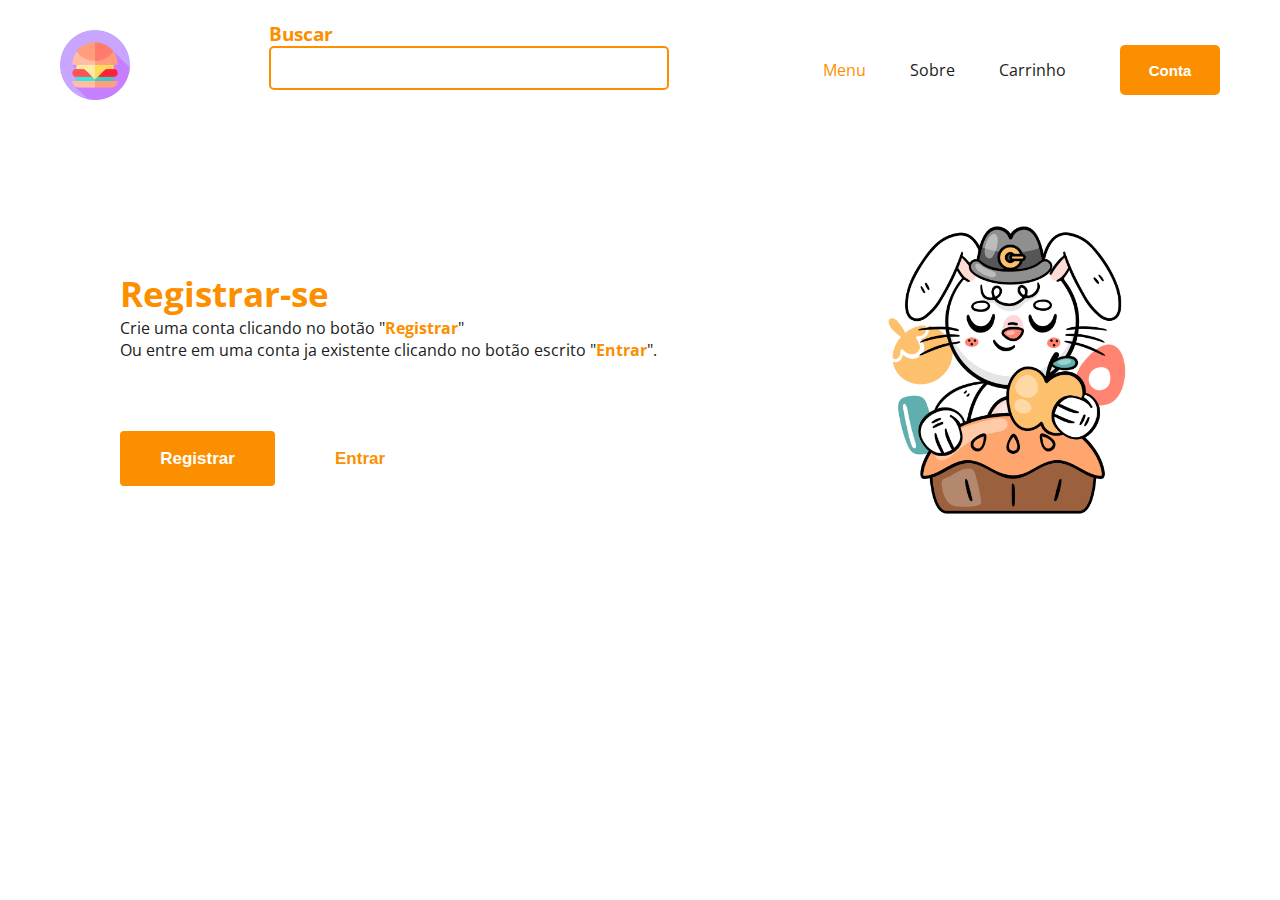
<file: index.html>
<!DOCTYPE html>
<html lang="pt-BR">

<head>
    <meta charset="UTF-8">
    <meta http-equiv="X-UA-Compatible" content="IE=edge">
    <meta name="viewport" content="width=device-width, initial-scale=1.0">
    <title>Menu</title>
    <link rel="stylesheet" href="style.css" type="text/css">
</head>

<body>
    <header class="cabecalho" id="cabecalho-fixado">
        <img class="cabecalho-imagem" src="src/junk-food.png" alt="Logo" height="70">
        <div class="cabecalho-div">
            <h3 class="cabecalho-div-buscartitulo">Buscar</h3>
            <input class="cabecalho-div-buscar" type="text">
        </div>
        <nav class="cabecalho-conteudo">
            <a href="index.html" class="cabecalho-conteudo-item" id="page-stats">Menu</a>
            <a href="" class="cabecalho-conteudo-item">Sobre</a>
            <a href="Carrinho.html" class="cabecalho-conteudo-item">Carrinho</a>
            <button href="index.html" class="cabecalho-conteudo-botao"><strong>Conta</strong></button>
        </nav>
    </header>
    <main class="conteudo">
        <div class="separacao">
            <div class="separacao-2">
                <Section class="conteudo-principal">
                    <div class="conteudo-principal-div">
                        <h1 class="conteudo-principal-titulo">Registrar-se</h1>
                        <p class="conteudo-principal-paragrafo">Crie uma conta clicando no botão "<strong
                                class="conteudo-principal-paragrafo-1">Registrar</strong>" <br>Ou entre em uma conta ja
                            existente clicando no botão escrito "<strong
                                class="conteudo-principal-paragrafo-2">Entrar</strong>".</p>
                    </div>
                </Section>

                <section class="conteudo-secundario">
                    <div class="conteudo-secundario-div">
                        <button class="conteudo-secundario-botao-1"><strong>Registrar</strong></button>
                        <button class="conteudo-secundario-botao-2"><strong>Entrar</strong></button>
                    </div>
                </section>
            </div>
            <div class="conteudo-imagem">
                <img class="conteudo-imagem-j" src="src/acao-de-gracas.png" alt="Coelho">
            </div>
        </div>
    </main>

    <footer>

    </footer>
</body>

</html>
</file>
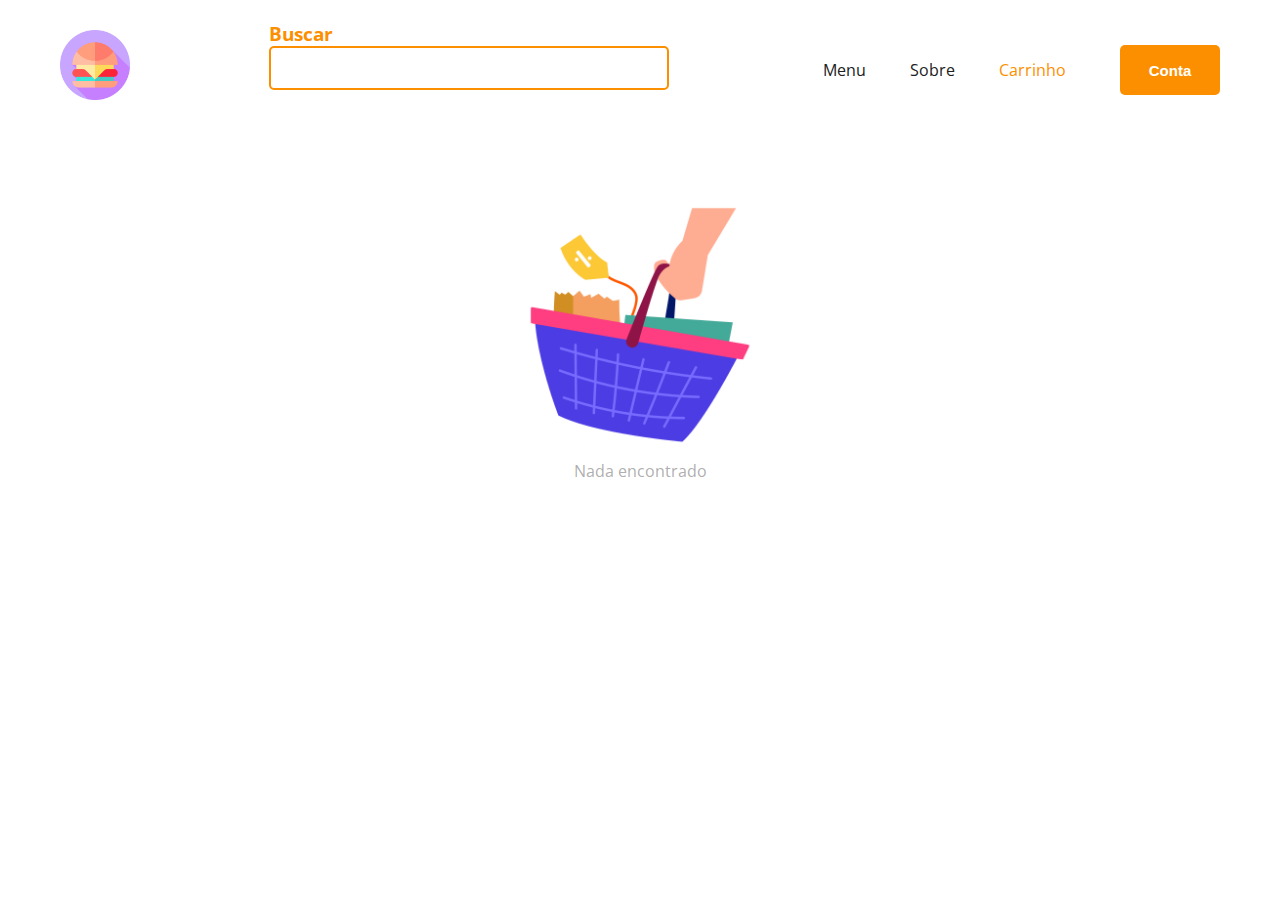
<file: Carrinho.html>
<!DOCTYPE html>
<html lang="pt-BR">

<head>
    <meta charset="UTF-8">
    <meta http-equiv="X-UA-Compatible" content="IE=edge">
    <meta name="viewport" content="width=device-width, initial-scale=1.0">
    <title>Carrinho</title>
    <link rel="stylesheet" href="style.css" type="text/css">
</head>

<body>
    <header class="cabecalho">
        <img class="cabecalho-imagem" src="src/junk-food.png" alt="Logo" height="70">
        <div class="cabecalho-div">
            <h3 class="cabecalho-div-buscartitulo">Buscar</h3>
            <input class="cabecalho-div-buscar" type="text">
        </div>
        <nav class="cabecalho-conteudo">
            <a href="index.html" class="cabecalho-conteudo-item">Menu</a>
            <a href="" class="cabecalho-conteudo-item">Sobre</a>
            <a href="Carrinho.html" class="cabecalho-conteudo-item" id="page-stats">Carrinho</a>
            <button href="index.html" class="cabecalho-conteudo-botao"><strong>Conta</strong></button>
        </nav>
    </header>
    <main class="carrinho-conteudo">
        <img src="src/comprar.png" alt="Carrinho" class="carrinho-conteudo-img">
        <p class="carrinho-conteudo-titulo">Nada encontrado</p>
    </main>

    <footer>

    </footer>
</body>

</html>
</file>
<file: style.css>
/* CSS Document */
@import url('https://fonts.googleapis.com/css2?family=Open+Sans:wght@500;700&display=swap');

* {
    margin: 0;
    padding: 0;
    box-sizing: border-box;
    text-decoration: none;
}

/* TELA INDEX */

body {
    font-size: 100%;
}

.cabecalho {
    padding: 20px;
    display: flex;
    align-items: center;
    justify-content: space-between;
    font-family: 'Open Sans';
    width: 100%;
}

#cabecalho-fixado {
    position: fixed;
    background-color: #ffffff;
    z-index: 999;
}

.cabecalho-imagem {
    padding-left: 20px;
    position: relative;
    left: 20px;
    bottom: 5px;
}

.cabecalho-div {
    padding-bottom: 30px;
}

.cabecalho-conteudo {
    padding: 25px;
    padding-right: 20px;
    position: relative;
    right: 50px;
}

.cabecalho-conteudo-item {
    padding: 20px;
    color: #202020;
}

.cabecalho-conteudo-item:hover {
    color: #2020208a;
}

.cabecalho-conteudo-botao {
    border: none;
    background-color: #fc8f00;
    color: #ffffff;
    height: 50px;
    width: 100px;
    font-size: 15px;
    border-radius: 5px;
    position: relative;
    left: 30px;
}

.cabecalho-conteudo-botao:hover {
    background-color: #fc8f008a;
}

.cabecalho-div-buscartitulo {
    color: #fc8f00;
    position: relative;
}

.cabecalho-div-buscar {
    border: solid;
    border-width: 2px;
    border-color: #fc8f00;
    border-radius: 5px;
    padding: 10px;
    width: 400px;
    padding-left: 20px;
    padding-right: 20px;
    font-size: 15px;
    font-family: 'Open Sans';
    color: #202020;
}

/*.cabecalho-div-buscar::target-text{
    border-color: #fc8f00;
}*/
.conteudo {
    padding: 120px;
    display: flex;
    flex-direction: column;
    padding-bottom: 0px;
    padding-top: 270px;
}

.conteudo-principal {
    font-family: 'Open Sans';
}

.conteudo-principal-titulo {
    color: #fc8f00;
    font-size: 35px;
}

.conteudo-principal-paragrafo {
    color: #202020;
}

.conteudo-principal-paragrafo-1 {
    color: #fc8f00;
}

.conteudo-principal-paragrafo-2 {
    color: #fc8f00;
}

.conteudo-secundario {
    display: flex;
    flex-direction: column;
    padding-top: 70px;
}

.conteudo-secundario-botao-1 {
    border: none;
    border-radius: 4px;
    background-color: #fc8f00;
    width: 155px;
    height: 55px;
    color: #ffffff;
    font-size: 17px;
}

.conteudo-secundario-botao-1:hover {
    background-color: #fc8f008a;
}

.conteudo-secundario-botao-2 {
    border: none;
    background-color: #ffffff;
    width: 155px;
    height: 55px;
    padding-right: 60px;
    padding-left: 60px;
    color: #fc8f00;
    font-size: 17px;
    align-items: center;
}

.conteudo-secundario-botao-2:hover {
    color: #fc8f008a;
}

.conteudo-principal-div {
    display: flex;
    flex-direction: column;
}

.conteudo-secundario-div {
    display: flex;
}

.conteudo-imagem {
    display: flex;
    justify-content: flex-end;
}

.conteudo-imagem-j {
    width: 400px;
    padding-left: 100px;
    padding-bottom: 50px;
    position: relative;
    left: 100px;
    bottom: 50px;
}

.separacao {
    display: flex;
}

.separacao-2 {
    flex-direction: column;
}

#page-stats {
    color: #fc8f00;
    border-bottom: #fc8f00;
}

/* TELA CARRINHO */

.carrinho-conteudo {
    display: flex;
    flex-direction: column;
    align-items: center;
    padding: 60px;
}

.carrinho-conteudo-titulo {
    font-family: 'Open Sans', Arial;
    color: #808080a4;
    padding: 10px;
}

.carrinho-conteudo-img {
    width: 250px;
}
</file>
